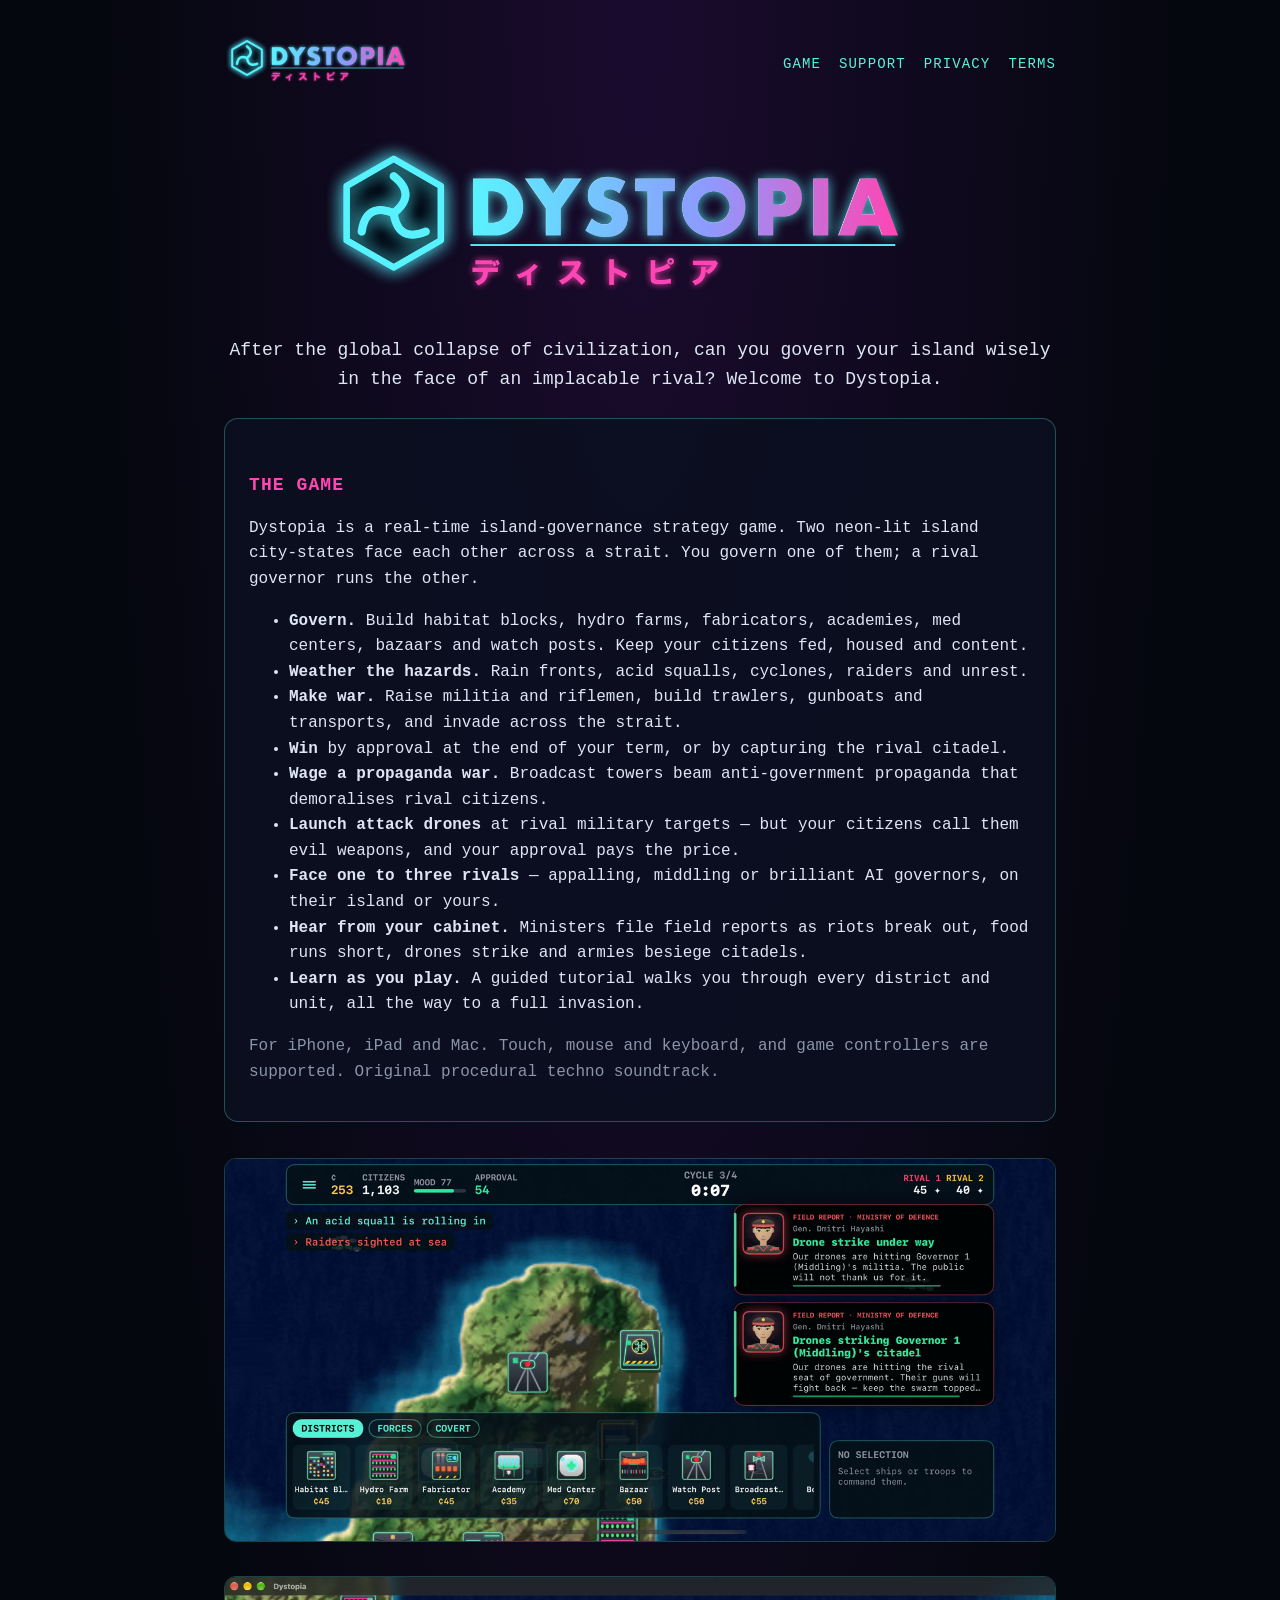
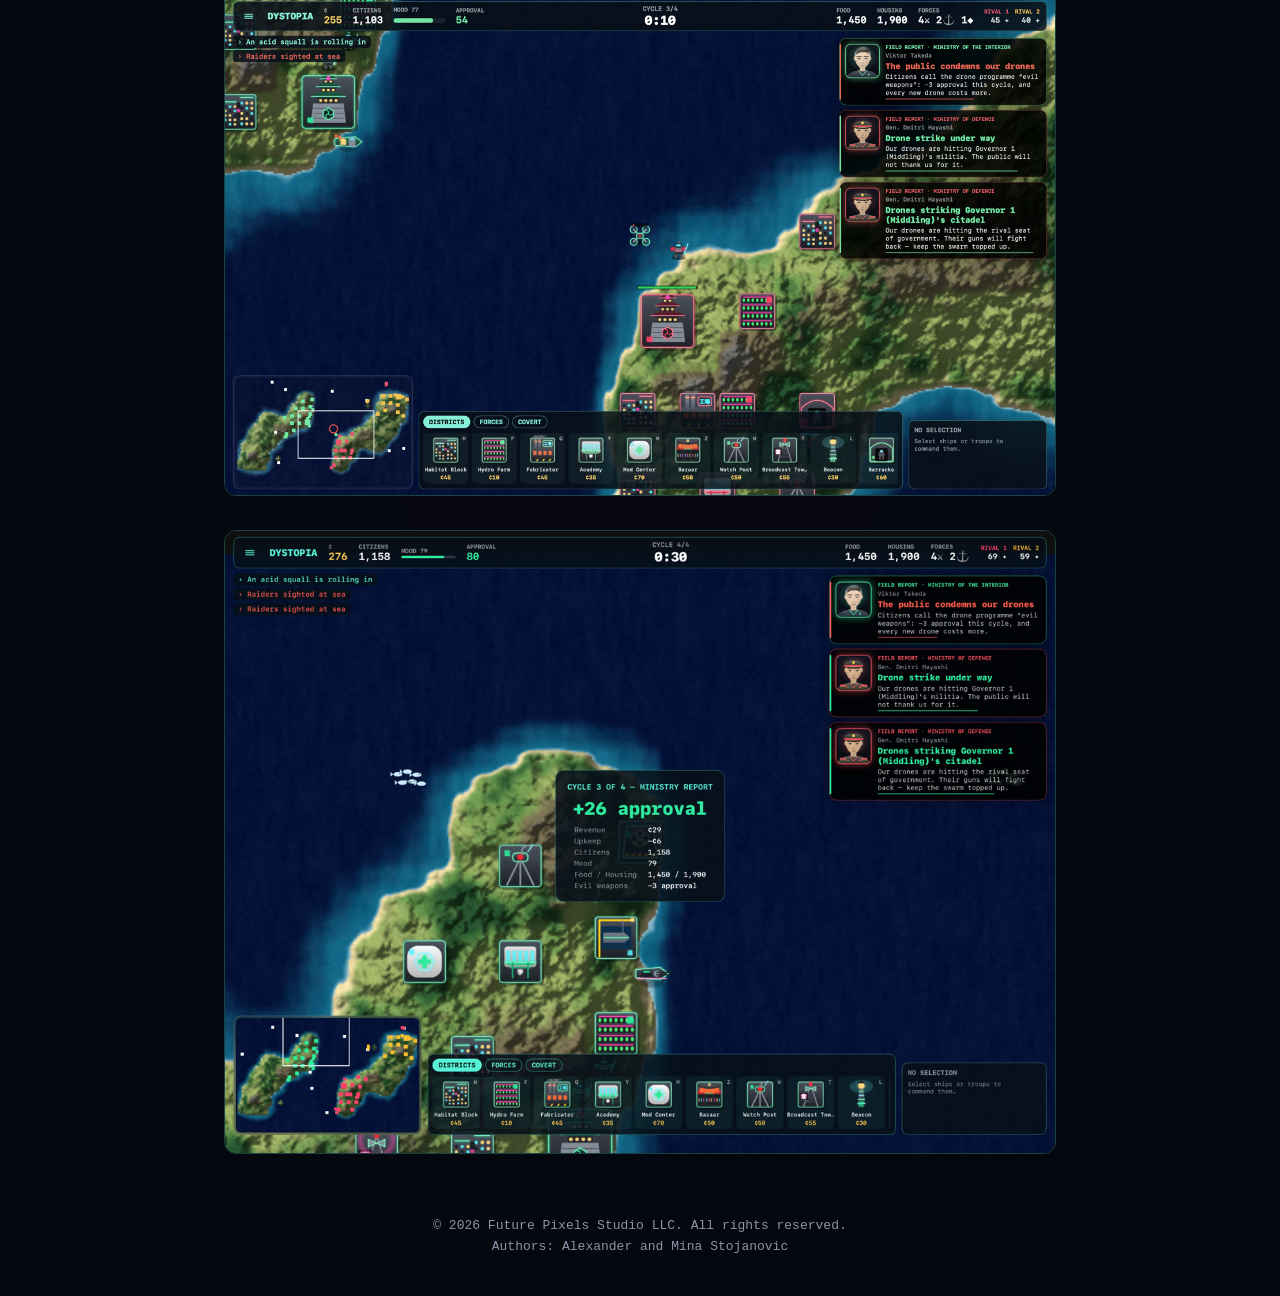
<file: index.html>
<!DOCTYPE html>
<!-- Copyright: (c) 2026 Future Pixels Studio LLC All Rights Reserved. Author: Alexander Stojanovic -->
<html lang="en">
<head>
<meta charset="utf-8">
<meta name="viewport" content="width=device-width, initial-scale=1">
<title>Dystopia — Future Pixels Studio</title>
<meta name="description" content="Dystopia: an island-governance strategy game for iPhone, iPad and Mac by Future Pixels Studio.">
<link rel="icon" href="assets/icon.png">
<link rel="stylesheet" href="style.css">
</head>
<body>
<header>
  <a class="brand" href="index.html"><img src="assets/logo.png" alt="Dystopia"></a>
  <nav><a href="index.html">Game</a><a href="support.html">Support</a><a href="privacy.html">Privacy</a><a href="terms.html">Terms</a></nav>
</header>
<main>

<section class="hero">
  <img class="logo" src="assets/logo.png" alt="Dystopia ディストピア">
  <p class="tagline">After the global collapse of civilization, can you govern your island wisely in the face of an implacable rival? Welcome to Dystopia.</p>
</section>
<div class="panel">
  <h2>The game</h2>
  <p>Dystopia is a real-time island-governance strategy game. Two neon-lit island city-states face each other across a strait. You govern one of them; a rival governor runs the other.</p>
  <ul>
    <li><strong>Govern.</strong> Build habitat blocks, hydro farms, fabricators, academies, med centers, bazaars and watch posts. Keep your citizens fed, housed and content.</li>
    <li><strong>Weather the hazards.</strong> Rain fronts, acid squalls, cyclones, raiders and unrest.</li>
    <li><strong>Make war.</strong> Raise militia and riflemen, build trawlers, gunboats and transports, and invade across the strait.</li>
    <li><strong>Win</strong> by approval at the end of your term, or by capturing the rival citadel.</li>
    <li><strong>Wage a propaganda war.</strong> Broadcast towers beam anti-government propaganda that demoralises rival citizens.</li>
    <li><strong>Launch attack drones</strong> at rival military targets — but your citizens call them evil weapons, and your approval pays the price.</li>
    <li><strong>Face one to three rivals</strong> — appalling, middling or brilliant AI governors, on their island or yours.</li>
    <li><strong>Hear from your cabinet.</strong> Ministers file field reports as riots break out, food runs short, drones strike and armies besiege citadels.</li>
    <li><strong>Learn as you play.</strong> A guided tutorial walks you through every district and unit, all the way to a full invasion.</li>
  </ul>
  <p class="muted">For iPhone, iPad and Mac. Touch, mouse and keyboard, and game controllers are supported. Original procedural techno soundtrack.</p>
</div>
<div class="shots">
  <img src="assets/screenshot-splash.jpg" alt="Field reports from the cabinet during a drone strike">
  <img src="assets/screenshot-mac.jpg" alt="A drone strike on a rival citadel on the Mac">
  <img src="assets/screenshot-ipad.jpg" alt="Governing the island on iPad">
</div>
</main>
<footer>
  © 2026 Future Pixels Studio LLC. All rights reserved.<br>
  Authors: Alexander and Mina Stojanovic
</footer>
</body>
</html>
</file>
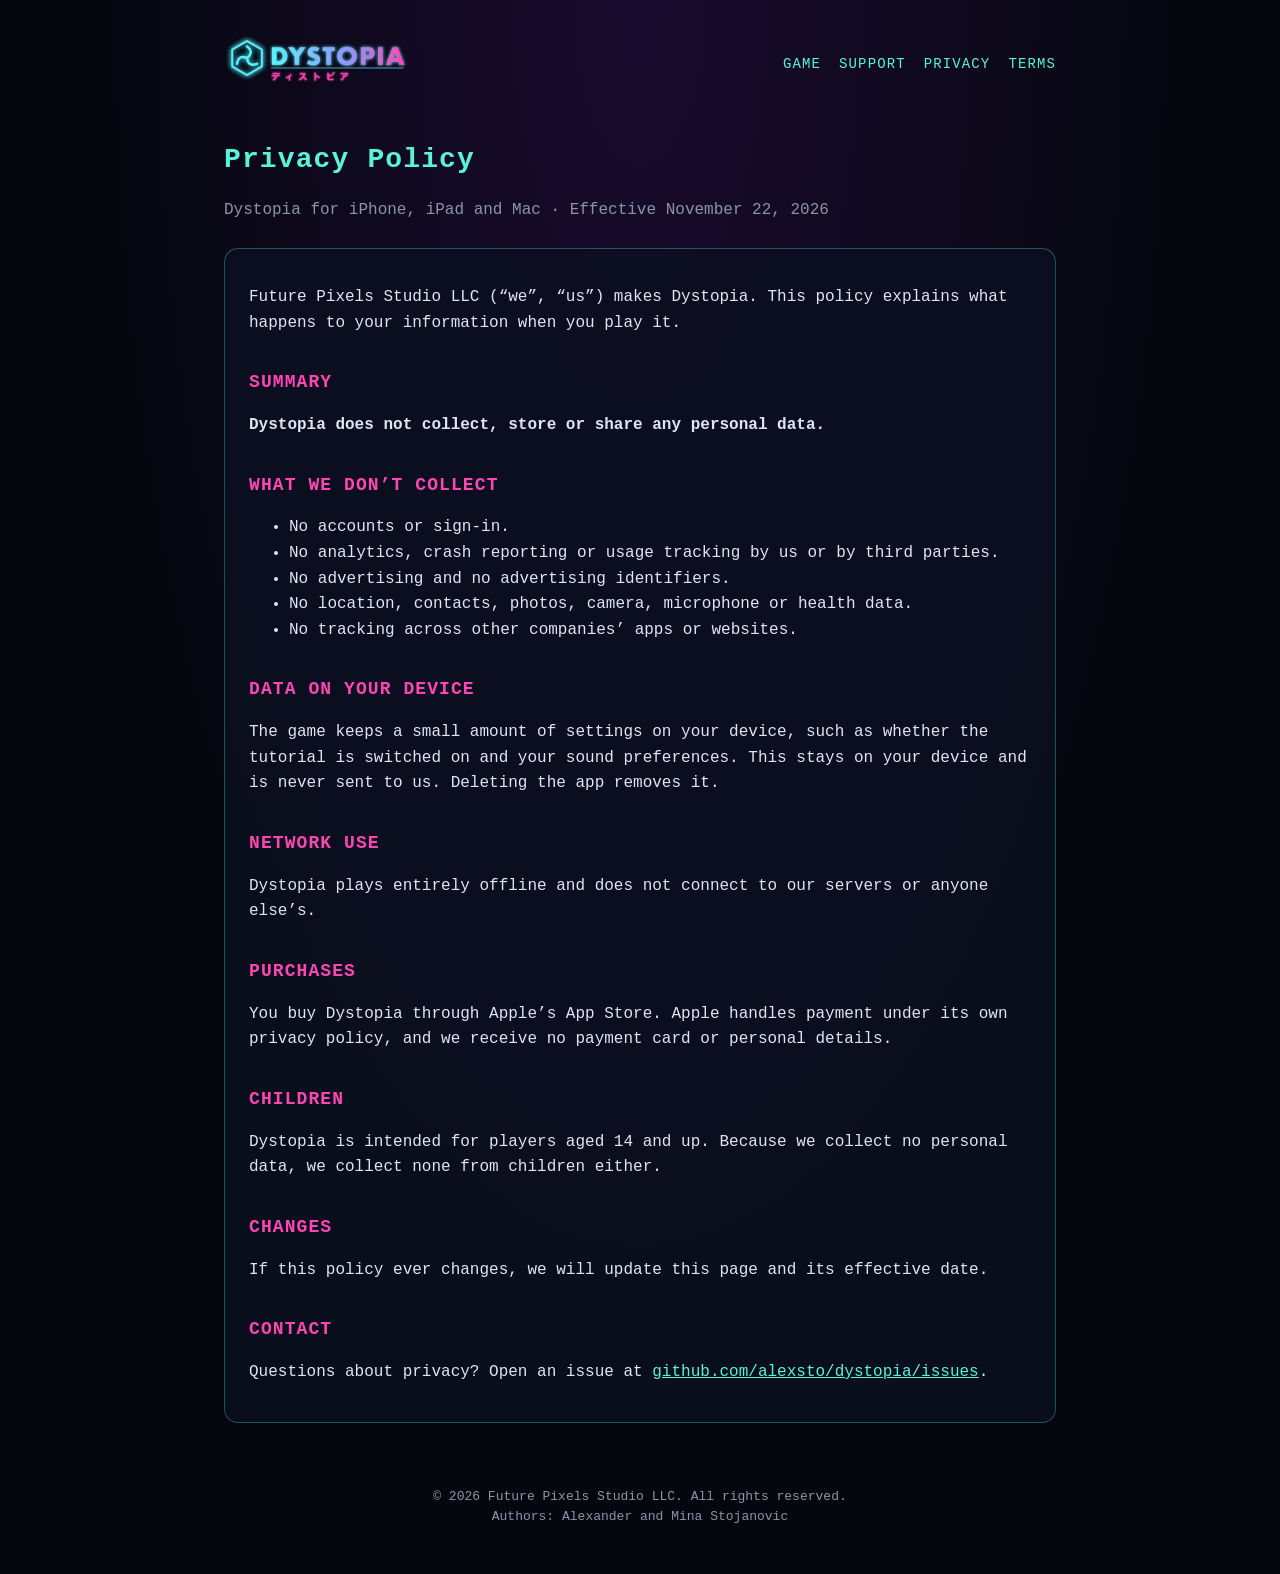
<file: privacy.html>
<!DOCTYPE html>
<!-- Copyright: (c) 2026 Future Pixels Studio LLC All Rights Reserved. Author: Alexander Stojanovic -->
<html lang="en">
<head>
<meta charset="utf-8">
<meta name="viewport" content="width=device-width, initial-scale=1">
<title>Dystopia — Privacy Policy</title>
<meta name="description" content="Dystopia: an island-governance strategy game for iPhone, iPad and Mac by Future Pixels Studio.">
<link rel="icon" href="assets/icon.png">
<link rel="stylesheet" href="style.css">
</head>
<body>
<header>
  <a class="brand" href="index.html"><img src="assets/logo.png" alt="Dystopia"></a>
  <nav><a href="index.html">Game</a><a href="support.html">Support</a><a href="privacy.html">Privacy</a><a href="terms.html">Terms</a></nav>
</header>
<main>

<h1>Privacy Policy</h1>
<p class="muted">Dystopia for iPhone, iPad and Mac · Effective November 22, 2026</p>
<div class="panel">
  <p>Future Pixels Studio LLC (“we”, “us”) makes Dystopia. This policy explains what happens to your information when you play it.</p>
  <h2>Summary</h2>
  <p><strong>Dystopia does not collect, store or share any personal data.</strong></p>
  <h2>What we don’t collect</h2>
  <ul>
    <li>No accounts or sign-in.</li>
    <li>No analytics, crash reporting or usage tracking by us or by third parties.</li>
    <li>No advertising and no advertising identifiers.</li>
    <li>No location, contacts, photos, camera, microphone or health data.</li>
    <li>No tracking across other companies’ apps or websites.</li>
  </ul>
  <h2>Data on your device</h2>
  <p>The game keeps a small amount of settings on your device, such as whether the tutorial is switched on and your sound preferences. This stays on your device and is never sent to us. Deleting the app removes it.</p>
  <h2>Network use</h2>
  <p>Dystopia plays entirely offline and does not connect to our servers or anyone else’s.</p>
  <h2>Purchases</h2>
  <p>You buy Dystopia through Apple’s App Store. Apple handles payment under its own privacy policy, and we receive no payment card or personal details.</p>
  <h2>Children</h2>
  <p>Dystopia is intended for players aged 14 and up. Because we collect no personal data, we collect none from children either.</p>
  <h2>Changes</h2>
  <p>If this policy ever changes, we will update this page and its effective date.</p>
  <h2>Contact</h2>
  <p>Questions about privacy? Open an issue at <a href="https://github.com/alexsto/dystopia/issues">github.com/alexsto/dystopia/issues</a>.</p>
</div>
</main>
<footer>
  © 2026 Future Pixels Studio LLC. All rights reserved.<br>
  Authors: Alexander and Mina Stojanovic
</footer>
</body>
</html>
</file>
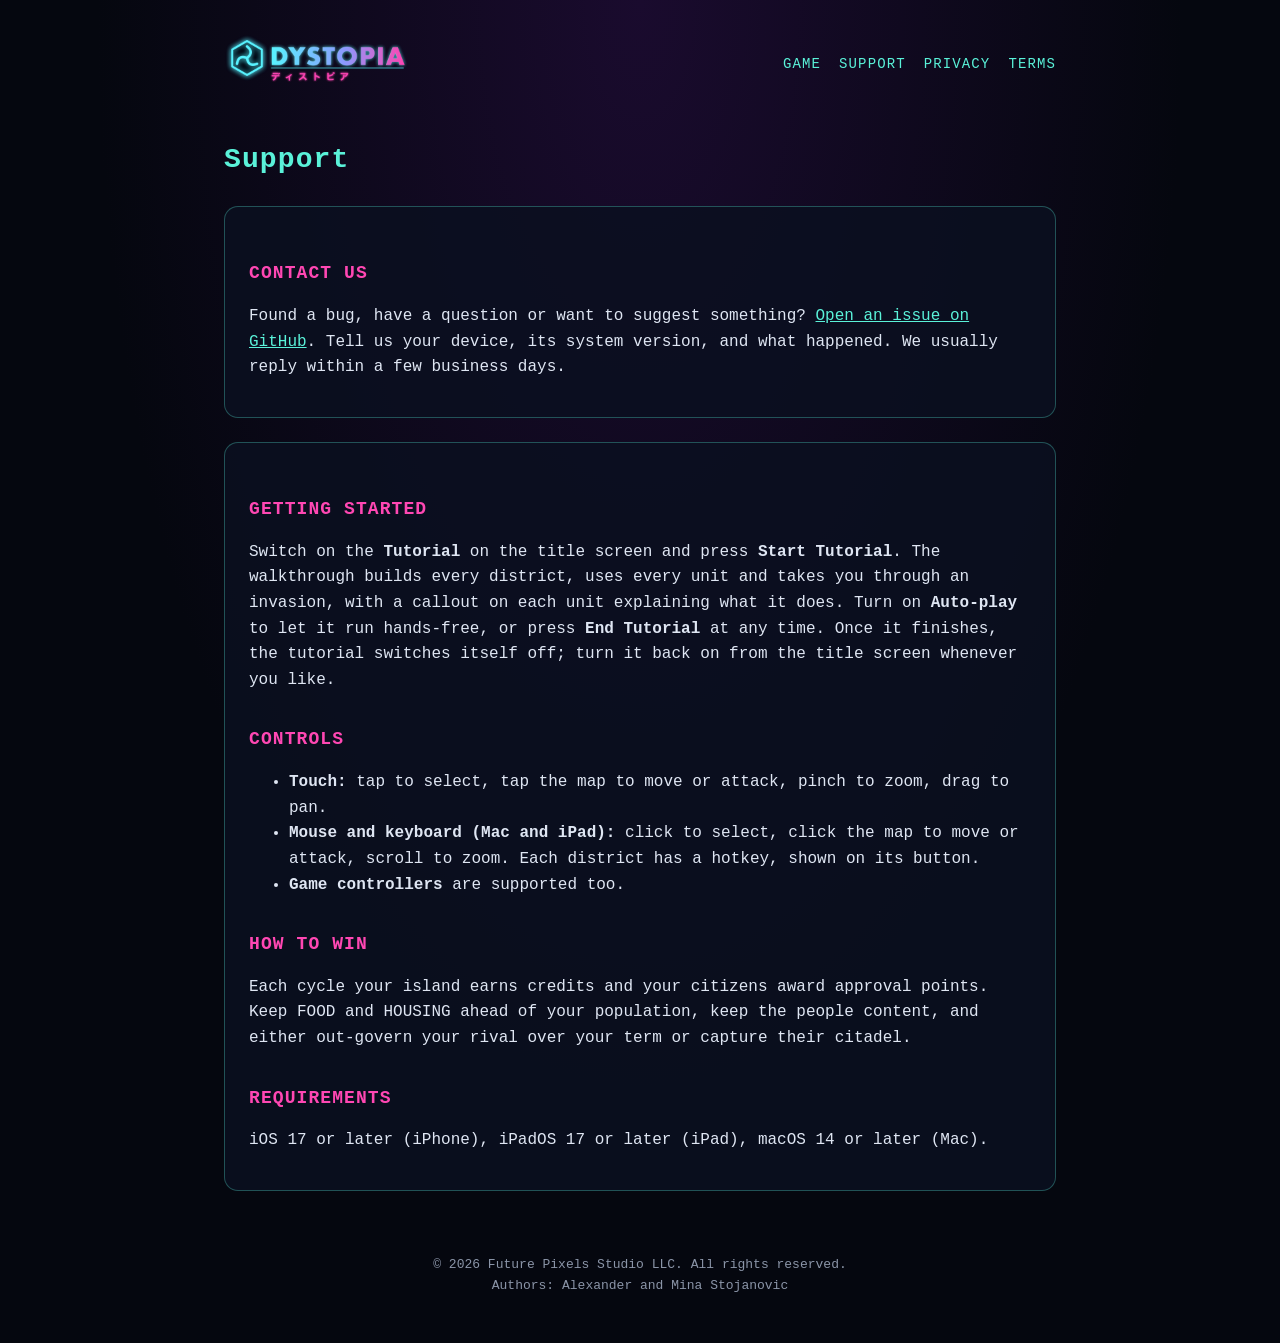
<file: support.html>
<!DOCTYPE html>
<!-- Copyright: (c) 2026 Future Pixels Studio LLC All Rights Reserved. Author: Alexander Stojanovic -->
<html lang="en">
<head>
<meta charset="utf-8">
<meta name="viewport" content="width=device-width, initial-scale=1">
<title>Dystopia — Support</title>
<meta name="description" content="Dystopia: an island-governance strategy game for iPhone, iPad and Mac by Future Pixels Studio.">
<link rel="icon" href="assets/icon.png">
<link rel="stylesheet" href="style.css">
</head>
<body>
<header>
  <a class="brand" href="index.html"><img src="assets/logo.png" alt="Dystopia"></a>
  <nav><a href="index.html">Game</a><a href="support.html">Support</a><a href="privacy.html">Privacy</a><a href="terms.html">Terms</a></nav>
</header>
<main>

<h1>Support</h1>
<div class="panel">
  <h2>Contact us</h2>
  <p>Found a bug, have a question or want to suggest something? <a href="https://github.com/alexsto/dystopia/issues/new">Open an issue on GitHub</a>. Tell us your device, its system version, and what happened. We usually reply within a few business days.</p>
</div>
<div class="panel">
  <h2>Getting started</h2>
  <p>Switch on the <strong>Tutorial</strong> on the title screen and press <strong>Start Tutorial</strong>. The walkthrough builds every district, uses every unit and takes you through an invasion, with a callout on each unit explaining what it does. Turn on <strong>Auto-play</strong> to let it run hands-free, or press <strong>End Tutorial</strong> at any time. Once it finishes, the tutorial switches itself off; turn it back on from the title screen whenever you like.</p>
  <h2>Controls</h2>
  <ul>
    <li><strong>Touch:</strong> tap to select, tap the map to move or attack, pinch to zoom, drag to pan.</li>
    <li><strong>Mouse and keyboard (Mac and iPad):</strong> click to select, click the map to move or attack, scroll to zoom. Each district has a hotkey, shown on its button.</li>
    <li><strong>Game controllers</strong> are supported too.</li>
  </ul>
  <h2>How to win</h2>
  <p>Each cycle your island earns credits and your citizens award approval points. Keep FOOD and HOUSING ahead of your population, keep the people content, and either out-govern your rival over your term or capture their citadel.</p>
  <h2>Requirements</h2>
  <p>iOS 17 or later (iPhone), iPadOS 17 or later (iPad), macOS 14 or later (Mac).</p>
</div>
</main>
<footer>
  © 2026 Future Pixels Studio LLC. All rights reserved.<br>
  Authors: Alexander and Mina Stojanovic
</footer>
</body>
</html>
</file>
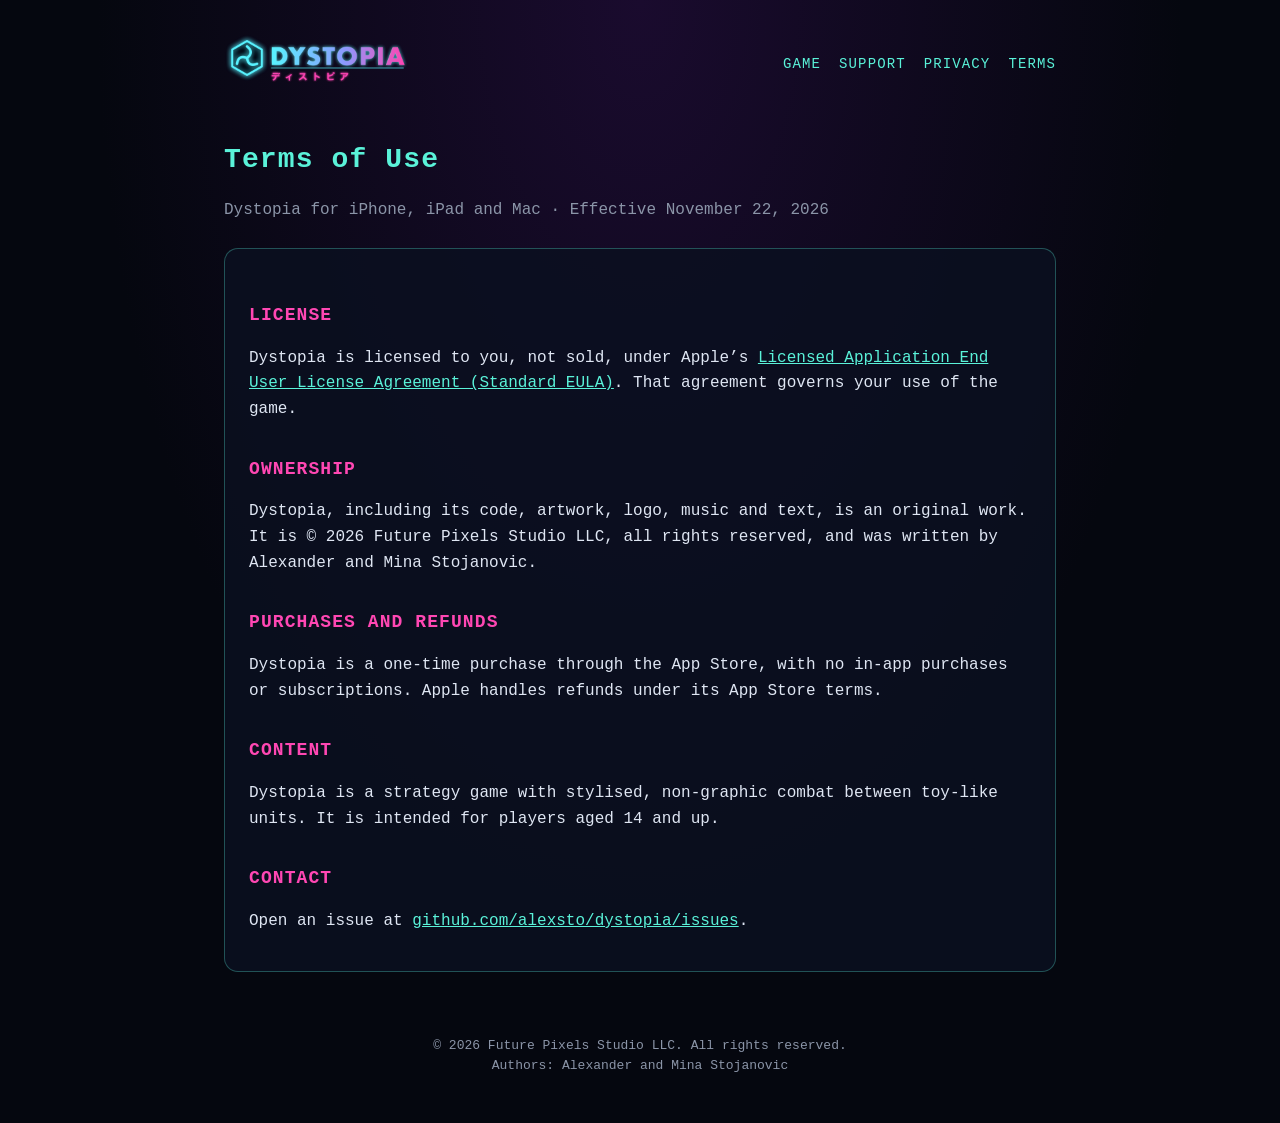
<file: terms.html>
<!DOCTYPE html>
<!-- Copyright: (c) 2026 Future Pixels Studio LLC All Rights Reserved. Author: Alexander Stojanovic -->
<html lang="en">
<head>
<meta charset="utf-8">
<meta name="viewport" content="width=device-width, initial-scale=1">
<title>Dystopia — Terms of Use</title>
<meta name="description" content="Dystopia: an island-governance strategy game for iPhone, iPad and Mac by Future Pixels Studio.">
<link rel="icon" href="assets/icon.png">
<link rel="stylesheet" href="style.css">
</head>
<body>
<header>
  <a class="brand" href="index.html"><img src="assets/logo.png" alt="Dystopia"></a>
  <nav><a href="index.html">Game</a><a href="support.html">Support</a><a href="privacy.html">Privacy</a><a href="terms.html">Terms</a></nav>
</header>
<main>

<h1>Terms of Use</h1>
<p class="muted">Dystopia for iPhone, iPad and Mac · Effective November 22, 2026</p>
<div class="panel">
  <h2>License</h2>
  <p>Dystopia is licensed to you, not sold, under Apple’s <a href="https://www.apple.com/legal/internet-services/itunes/dev/stdeula/">Licensed Application End User License Agreement (Standard EULA)</a>. That agreement governs your use of the game.</p>
  <h2>Ownership</h2>
  <p>Dystopia, including its code, artwork, logo, music and text, is an original work. It is © 2026 Future Pixels Studio LLC, all rights reserved, and was written by Alexander and Mina Stojanovic.</p>
  <h2>Purchases and refunds</h2>
  <p>Dystopia is a one-time purchase through the App Store, with no in-app purchases or subscriptions. Apple handles refunds under its App Store terms.</p>
  <h2>Content</h2>
  <p>Dystopia is a strategy game with stylised, non-graphic combat between toy-like units. It is intended for players aged 14 and up.</p>
  <h2>Contact</h2>
  <p>Open an issue at <a href="https://github.com/alexsto/dystopia/issues">github.com/alexsto/dystopia/issues</a>.</p>
</div>
</main>
<footer>
  © 2026 Future Pixels Studio LLC. All rights reserved.<br>
  Authors: Alexander and Mina Stojanovic
</footer>
</body>
</html>
</file>
<file: style.css>
/* Copyright: (c) 2026 Future Pixels Studio LLC All Rights Reserved
   Author: Alexander Stojanovic */
:root { --neon: #5af2d9; --pink: #ff47b3; --ink: #05070f; --panel: #0b1020; --text: #dfe6f3; --muted: #8b95a8; }
* { box-sizing: border-box; }
body { margin: 0; background: radial-gradient(ellipse at top, #1a0b2e 0%, var(--ink) 60%); color: var(--text);
       font: 16px/1.6 ui-monospace, "SF Mono", Menlo, Consolas, monospace; min-height: 100vh; }
header, main, footer { max-width: 880px; margin: 0 auto; padding: 0 24px; }
header { padding-top: 32px; display: flex; align-items: center; justify-content: space-between; gap: 16px; flex-wrap: wrap; }
header a.brand img { height: 56px; }
nav a { color: var(--neon); text-decoration: none; margin-left: 18px; font-size: 14px; letter-spacing: .08em; text-transform: uppercase; }
nav a:hover { text-decoration: underline; }
h1 { color: var(--neon); font-size: 28px; margin: 40px 0 8px; letter-spacing: .04em; }
h2 { color: var(--pink); font-size: 18px; margin: 32px 0 8px; letter-spacing: .06em; text-transform: uppercase; }
p, li { color: var(--text); }
.muted { color: var(--muted); }
.panel { background: rgba(11, 16, 32, .85); border: 1px solid rgba(90, 242, 217, .3); border-radius: 14px; padding: 20px 24px; margin: 24px 0; }
.tagline { font-size: 18px; text-align: center; }
.hero { text-align: center; margin-top: 32px; }
.hero img.logo { width: min(100%, 640px); }
.shots img { width: 100%; border-radius: 12px; border: 1px solid rgba(90, 242, 217, .25); margin: 12px 0; }
a { color: var(--neon); }
footer { padding: 40px 24px 48px; color: var(--muted); font-size: 13px; text-align: center; }
</file>
